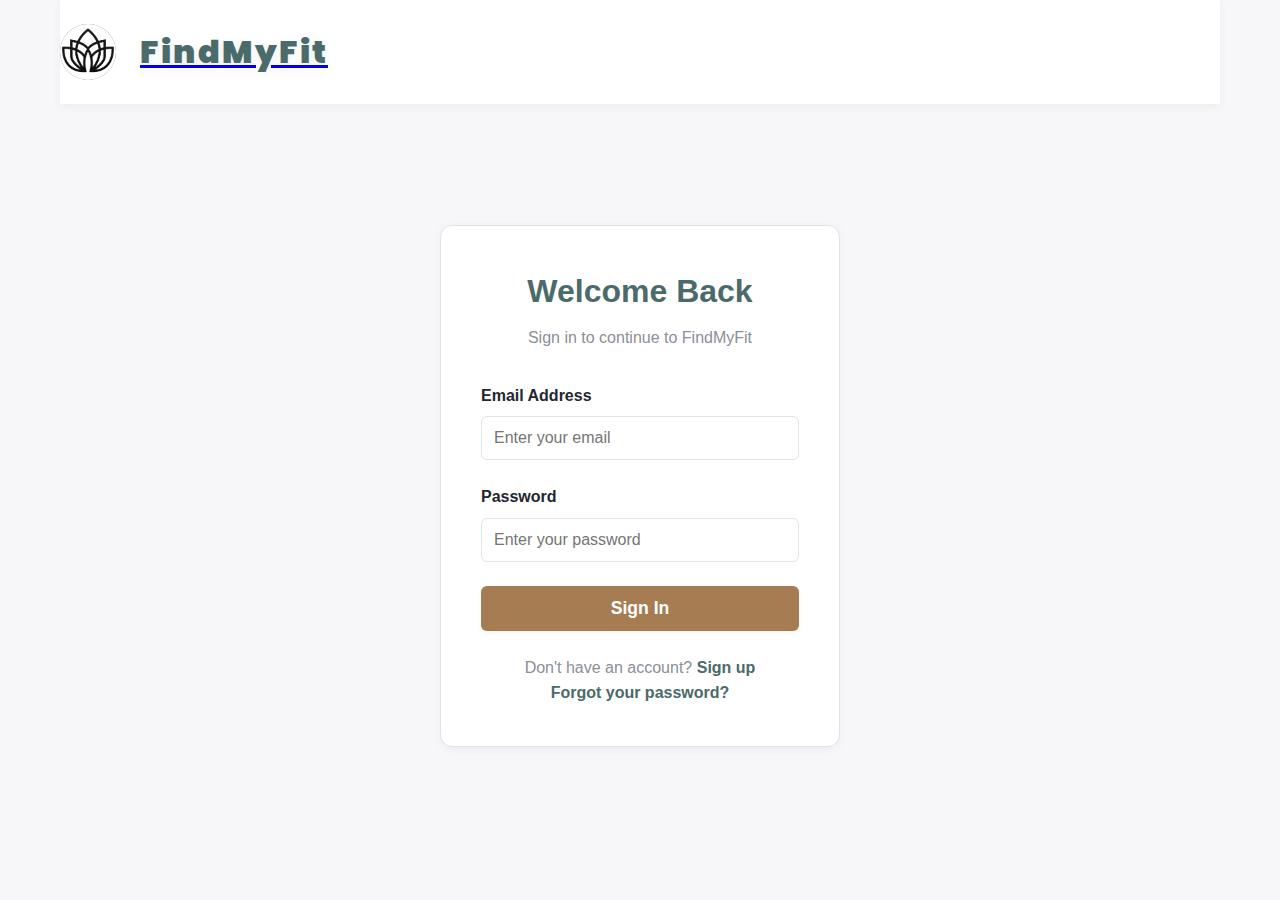
<file: index.html>
<!DOCTYPE html>
<html lang="en">
<head>
    <meta charset="UTF-8">
    <meta name="viewport" content="width=device-width, initial-scale=1.0">
    <title>Designer Matching App</title>
    <link rel="stylesheet" href="css/style.css">
</head>
<body>
    <script>
        window.location.href = 'login.html';
    </script>
</body>
</html>
</file>
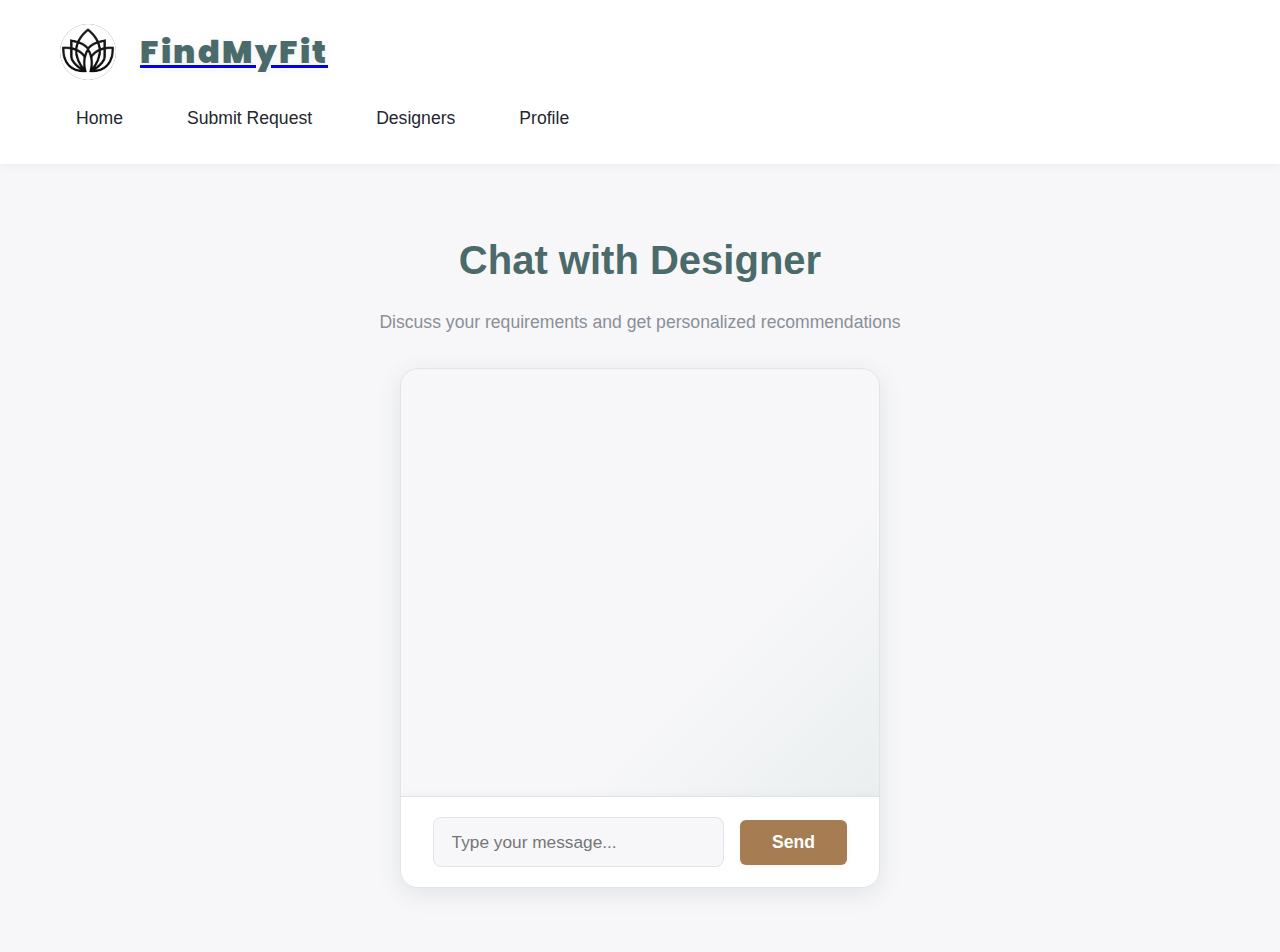
<file: chat.html>
<!DOCTYPE html>
<html lang="en">
<head>
    <meta charset="UTF-8">
    <meta name="viewport" content="width=device-width, initial-scale=1.0">
    <title>Chat - FindMyFit</title>
    <link rel="stylesheet" href="css/style.css">
</head>
<body>
    <header>
        <div class="container">
            <a href="home.html" class="brand">
                <div class="brand-logo">
                    <img src="Pics/Screenshot 2025-05-05 232603.png" alt="FindMyFit Logo">
                </div>
                <span class="brand-name">FindMyFit</span>
            </a>
            <nav>
                <a href="home.html">Home</a>
                <a href="submit-request.html">Submit Request</a>
                <a href="designers.html">Designers</a>
                <a href="profile.html">Profile</a>
            </nav>
        </div>
    </header>

    <div class="container">
        <main>
            <div class="page-header">
                <h1>Chat with Designer</h1>
                <p>Discuss your requirements and get personalized recommendations</p>
            </div>
            
            <div class="chat-window">
                <div class="chat-messages" id="chat-messages">
                    <!-- Messages will be populated by JavaScript -->
                </div>
                <div class="chat-input">
                    <input type="text" id="message-input" placeholder="Type your message...">
                    <button class="btn" onclick="sendMessage()">Send</button>
                </div>
            </div>
        </main>
    </div>
    <script src="js/app.js"></script>
    <script>
        document.addEventListener('DOMContentLoaded', () => {
            const urlParams = new URLSearchParams(window.location.search);
            const designerId = urlParams.get('designerId');
            const designer = getDesignerById(designerId);
            
            if (designer) {
                document.querySelector('.page-header h1').textContent = `Chat with ${designer.name}`;
                loadChatHistory(designerId);
            }
        });

        function loadChatHistory(designerId) {
            const messages = getChatHistory(designerId);
            const chatMessages = document.getElementById('chat-messages');
            
            messages.forEach(message => {
                const messageDiv = document.createElement('div');
                messageDiv.className = `message ${message.sender === 'user' ? 'user' : 'designer'}`;
                messageDiv.textContent = message.text;
                chatMessages.appendChild(messageDiv);
            });
            
            chatMessages.scrollTop = chatMessages.scrollHeight;
        }

        function sendMessage() {
            const input = document.getElementById('message-input');
            const text = input.value.trim();
            
            if (text) {
                const urlParams = new URLSearchParams(window.location.search);
                const designerId = urlParams.get('designerId');
                
                sendChatMessage(designerId, text);
                input.value = '';
                loadChatHistory(designerId);
            }
        }
    </script>
</body>
</html>
</file>
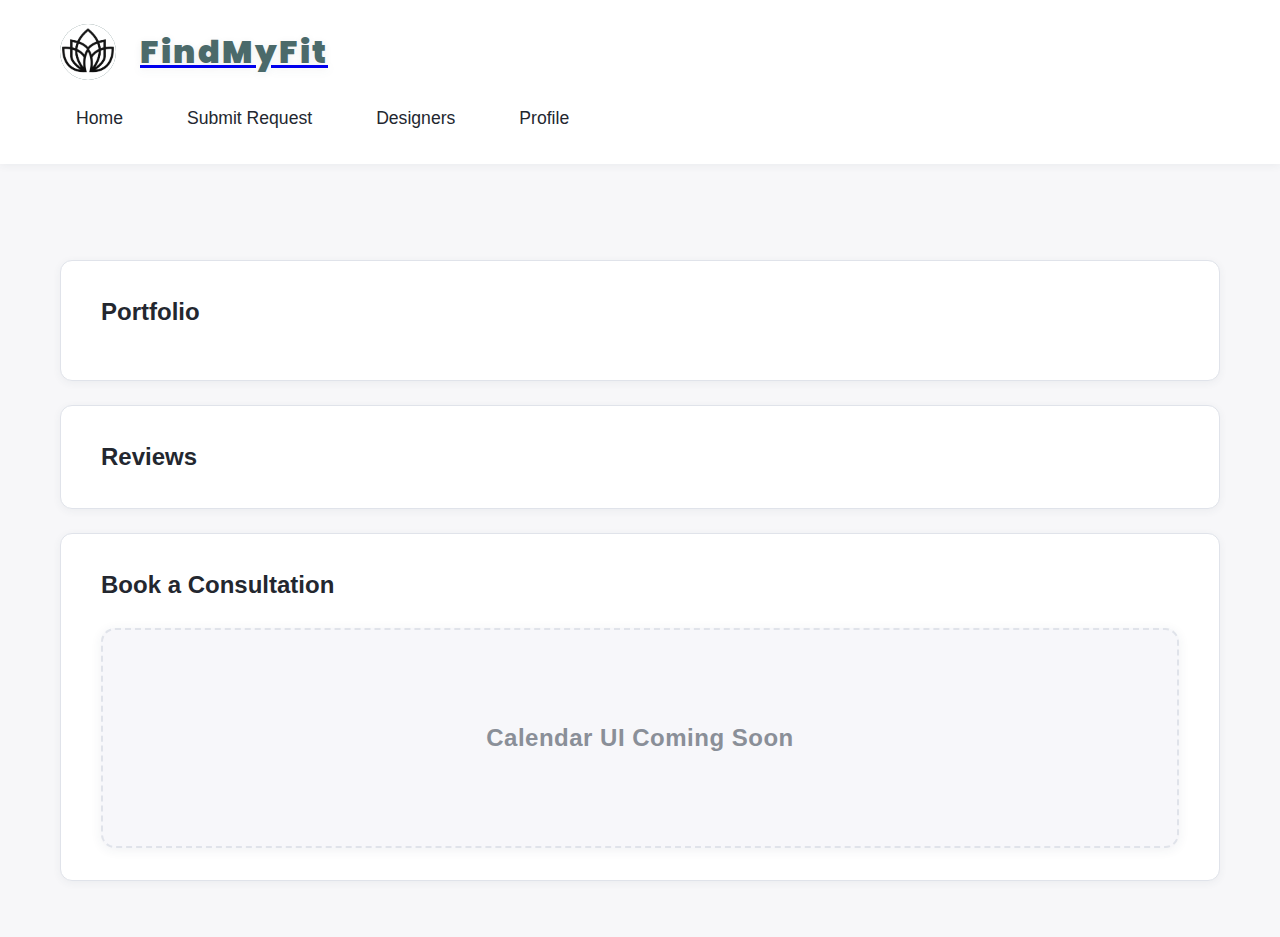
<file: designer-profile.html>
<!DOCTYPE html>
<html lang="en">
<head>
    <meta charset="UTF-8">
    <meta name="viewport" content="width=device-width, initial-scale=1.0">
    <title>Designer Profile - FindMyFit</title>
    <link rel="stylesheet" href="css/style.css">
    <style>
        .portfolio-gallery {
            display: flex;
            gap: 1.5rem;
            flex-wrap: wrap;
            margin-top: 1rem;
        }
        .portfolio-image {
            width: 180px;
            height: 180px;
            object-fit: cover;
            border-radius: 14px;
            box-shadow: 0 4px 16px rgba(44,62,80,0.10);
            transition: transform 0.2s, box-shadow 0.2s;
            background: #f7f7fa;
        }
        .portfolio-image:hover {
            transform: scale(1.04) translateY(-4px);
            box-shadow: 0 8px 32px rgba(44,62,80,0.16);
        }
        .calendar-placeholder {
            height: 220px;
            background: #f7f7fa;
            border-radius: 14px;
            display: flex;
            align-items: center;
            justify-content: center;
            color: #8A8F98;
            font-size: 1.5rem;
            font-weight: 600;
            margin: 1.5rem 0 0 0;
            border: 2px dashed #E0E3EA;
            box-shadow: 0 2px 12px rgba(44,62,80,0.07);
            letter-spacing: 0.5px;
        }
    </style>
</head>
<body>
    <header>
        <div class="container">
            <a href="home.html" class="brand">
                <div class="brand-logo">
                    <img src="Pics/Screenshot 2025-05-05 232603.png" alt="FindMyFit Logo">
                </div>
                <span class="brand-name">FindMyFit</span>
            </a>
            <nav>
                <a href="home.html">Home</a>
                <a href="submit-request.html">Submit Request</a>
                <a href="designers.html">Designers</a>
                <a href="profile.html">Profile</a>
            </nav>
        </div>
    </header>
    <div class="container">
        <main>
            <div class="page-header" id="designer-header">
                <!-- Designer info will be loaded here -->
            </div>
            <section class="card" id="portfolio-section">
                <h2>Portfolio</h2>
                <div id="portfolio-gallery" class="portfolio-gallery"></div>
            </section>
            <section class="card" id="reviews-section">
                <h2>Reviews</h2>
                <div id="reviews-list"></div>
            </section>
            <section class="card" id="booking-section">
                <h2>Book a Consultation</h2>
                <div id="calendar-placeholder" class="calendar-placeholder">Calendar UI Coming Soon</div>
            </section>
        </main>
    </div>
    <script src="js/app.js"></script>
    <script>
        // Sample static reviews
        const sampleReviews = [
            { user: "Emily R.", rating: 5, text: "Sarah was amazing! She designed the perfect wedding dress for me." },
            { user: "Jessica T.", rating: 4, text: "Great experience, very professional and creative." },
            { user: "Anna K.", rating: 5, text: "Loved the attention to detail and communication." }
        ];

        function getDesignerById(id) {
            return designers.find(d => d.id === parseInt(id));
        }

        document.addEventListener('DOMContentLoaded', () => {
            const urlParams = new URLSearchParams(window.location.search);
            const designerId = urlParams.get('id');
            const designer = getDesignerById(designerId);
            if (!designer) return;

            // Header
            document.getElementById('designer-header').innerHTML = `
                <img src="${designer.thumbnail}" alt="${designer.name}" style="width: 80px; height: 80px; border-radius: 50%; object-fit: cover; margin-bottom: 1rem;">
                <h1>${designer.name}</h1>
                <p>${designer.specialty}</p>
                <div style="font-size: 1.2rem; color: #A67C52; margin-bottom: 0.5rem;">
                    <span style="font-weight: bold; font-size: 1.3rem;">${designer.rating} ★</span> (${designer.reviews} reviews)
                </div>
            `;

            // Portfolio
            const gallery = document.getElementById('portfolio-gallery');
            designer.portfolio.forEach(img => {
                const imgEl = document.createElement('img');
                imgEl.src = img;
                imgEl.alt = 'Portfolio image';
                imgEl.className = 'portfolio-image';
                gallery.appendChild(imgEl);
            });

            // Reviews
            const reviewsList = document.getElementById('reviews-list');
            sampleReviews.forEach(r => {
                const review = document.createElement('div');
                review.style.marginBottom = '1.2rem';
                review.innerHTML = `
                    <div style="font-weight: bold; color: var(--primary);">${r.user} <span style="color: #A67C52;">${'★'.repeat(r.rating)}</span></div>
                    <div style="color: var(--text); margin-top: 0.2rem;">${r.text}</div>
                `;
                reviewsList.appendChild(review);
            });
        });
    </script>
</body>
</html>
</file>
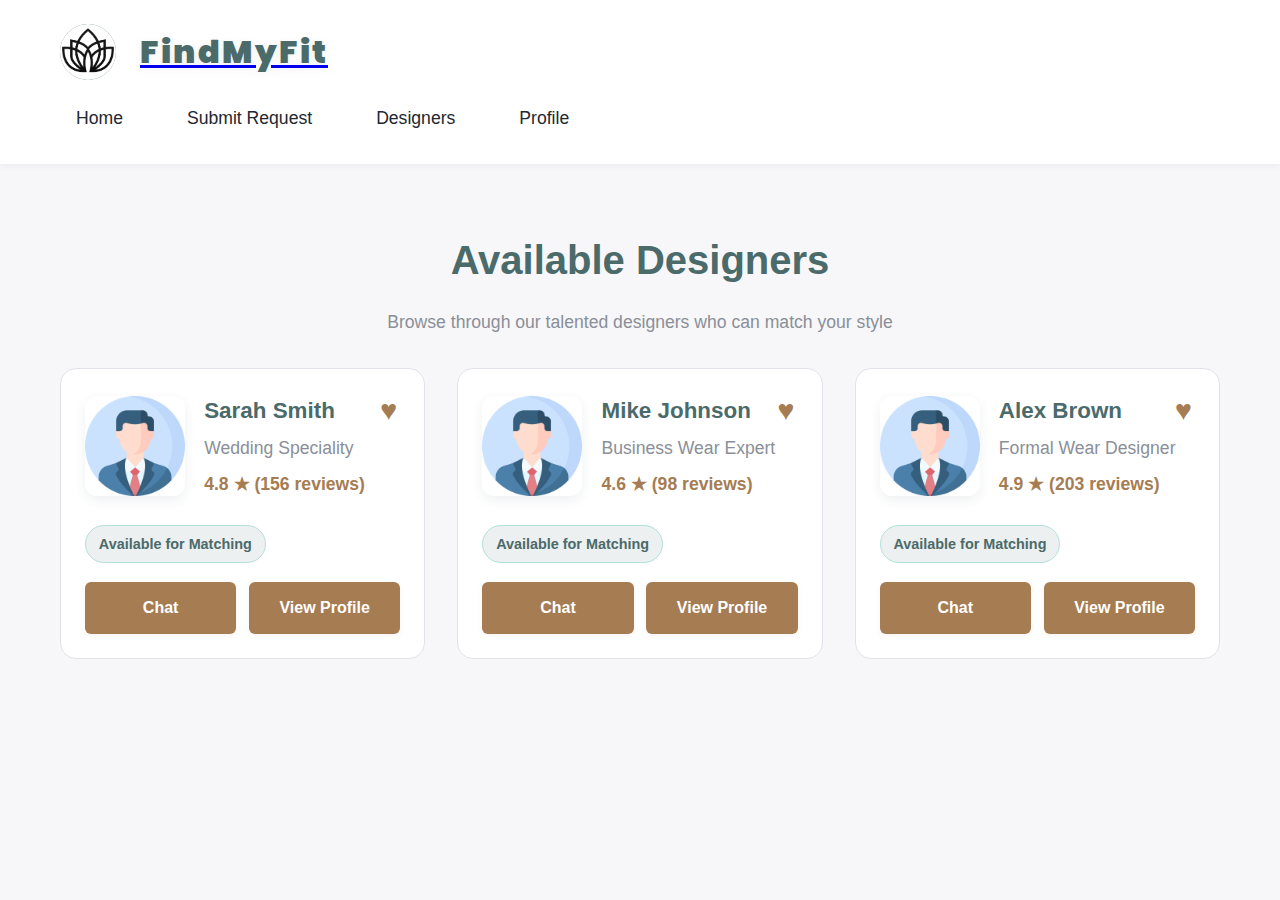
<file: designers.html>
<!DOCTYPE html>
<html lang="en">
<head>
    <meta charset="UTF-8">
    <meta name="viewport" content="width=device-width, initial-scale=1.0">
    <title>Designers - FindMyFit</title>
    <link rel="stylesheet" href="css/style.css">
    <style>
        .designer-card {
            background: var(--surface);
            border-radius: 16px;
            padding: 1.5rem;
            transition: transform 0.3s, box-shadow 0.3s;
            border: 1px solid var(--border);
            position: relative;
            overflow: hidden;
        }

        .designer-card:hover {
            transform: translateY(-5px);
            box-shadow: 0 8px 24px rgba(44, 62, 80, 0.12);
            border-color: var(--primary);
        }

        .designer-header {
            display: flex;
            align-items: center;
            gap: 1.2rem;
            margin-bottom: 1.2rem;
        }

        .designer-image {
            width: 100px;
            height: 100px;
            border-radius: 12px;
            object-fit: cover;
            box-shadow: 0 4px 12px rgba(44, 62, 80, 0.08);
        }

        .designer-info {
            flex: 1;
        }

        .designer-name {
            font-size: 1.4rem;
            font-weight: 700;
            color: var(--primary);
            margin-bottom: 0.3rem;
        }

        .designer-specialty {
            color: var(--muted);
            font-size: 1.1rem;
            margin-bottom: 0.5rem;
        }

        .designer-rating {
            color: var(--accent);
            font-weight: 600;
            font-size: 1.1rem;
        }

        .designer-actions {
            display: flex;
            gap: 0.8rem;
            margin-top: 1.2rem;
        }

        .designer-actions .btn {
            flex: 1;
            padding: 0.8rem 1.2rem;
            font-size: 1rem;
            text-align: center;
            min-width: 120px;
        }

        .favorite-btn {
            position: absolute;
            top: 1.2rem;
            right: 1.2rem;
            background: none;
            border: none;
            cursor: pointer;
            font-size: 1.8rem;
            color: var(--accent);
            transition: transform 0.2s, color 0.2s;
            padding: 0.5rem;
            line-height: 1;
        }

        .favorite-btn:hover {
            transform: scale(1.1);
        }

        .favorite-btn.favorited {
            color: #E74C3C;
            animation: heartBeat 0.3s ease-in-out;
        }

        @keyframes heartBeat {
            0% { transform: scale(1); }
            50% { transform: scale(1.3); }
            100% { transform: scale(1); }
        }

        .badge {
            display: inline-block;
            padding: 0.4rem 0.8rem;
            border-radius: 20px;
            font-size: 0.9rem;
            font-weight: 600;
            margin-top: 0.5rem;
        }

        .badge-success {
            background: rgba(75, 106, 106, 0.1);
            color: var(--primary);
        }
    </style>
</head>
<body>
    <header>
        <div class="container">
            <a href="home.html" class="brand">
                <div class="brand-logo">
                    <img src="Pics/Screenshot 2025-05-05 232603.png" alt="FindMyFit Logo">
                </div>
                <span class="brand-name">FindMyFit</span>
            </a>
            <nav>
                <a href="home.html">Home</a>
                <a href="submit-request.html">Submit Request</a>
                <a href="designers.html">Designers</a>
                <a href="profile.html">Profile</a>
            </nav>
        </div>
    </header>

    <div class="container">
        <main>
            <div class="page-header">
                <h1>Available Designers</h1>
                <p>Browse through our talented designers who can match your style</p>
            </div>
            
            <div class="card-grid" id="designers-grid">
                <!-- Designer cards will be populated by JavaScript -->
            </div>
        </main>
    </div>
    <script src="js/app.js"></script>
    <script>
        document.addEventListener('DOMContentLoaded', () => {
            const matchingDesigners = getMatchingDesigners();
            const grid = document.getElementById('designers-grid');
            
            matchingDesigners.forEach(designer => {
                const card = document.createElement('div');
                card.className = 'designer-card';
                card.innerHTML = `
                    <div class="designer-header">
                        <img src="${designer.thumbnail}" alt="${designer.name}" class="designer-image">
                        <div class="designer-info">
                            <h3 class="designer-name">${designer.name}</h3>
                            <p class="designer-specialty">${designer.specialty === 'Wedding Attire Specialist' ? 'Wedding Speciality' : designer.specialty}</p>
                            <div class="designer-rating">${designer.rating} ★ (${designer.reviews} reviews)</div>
                        </div>
                    </div>
                    <span class="badge badge-success">Available for Matching</span>
                    <div class="designer-actions">
                        <a href="chat.html?designerId=${designer.id}" class="btn">Chat</a>
                        <a href="designer-profile.html?id=${designer.id}" class="btn">View Profile</a>
                    </div>
                    <button class="favorite-btn" title="Add to favorites">&#9829;</button>
                `;
                grid.appendChild(card);
                
                // Add favorite toggle logic
                setTimeout(() => {
                    const favBtn = card.querySelector('.favorite-btn');
                    favBtn.addEventListener('click', function() {
                        favBtn.classList.toggle('favorited');
                    });
                }, 0);
            });
        });
    </script>
</body>
</html>
</file>
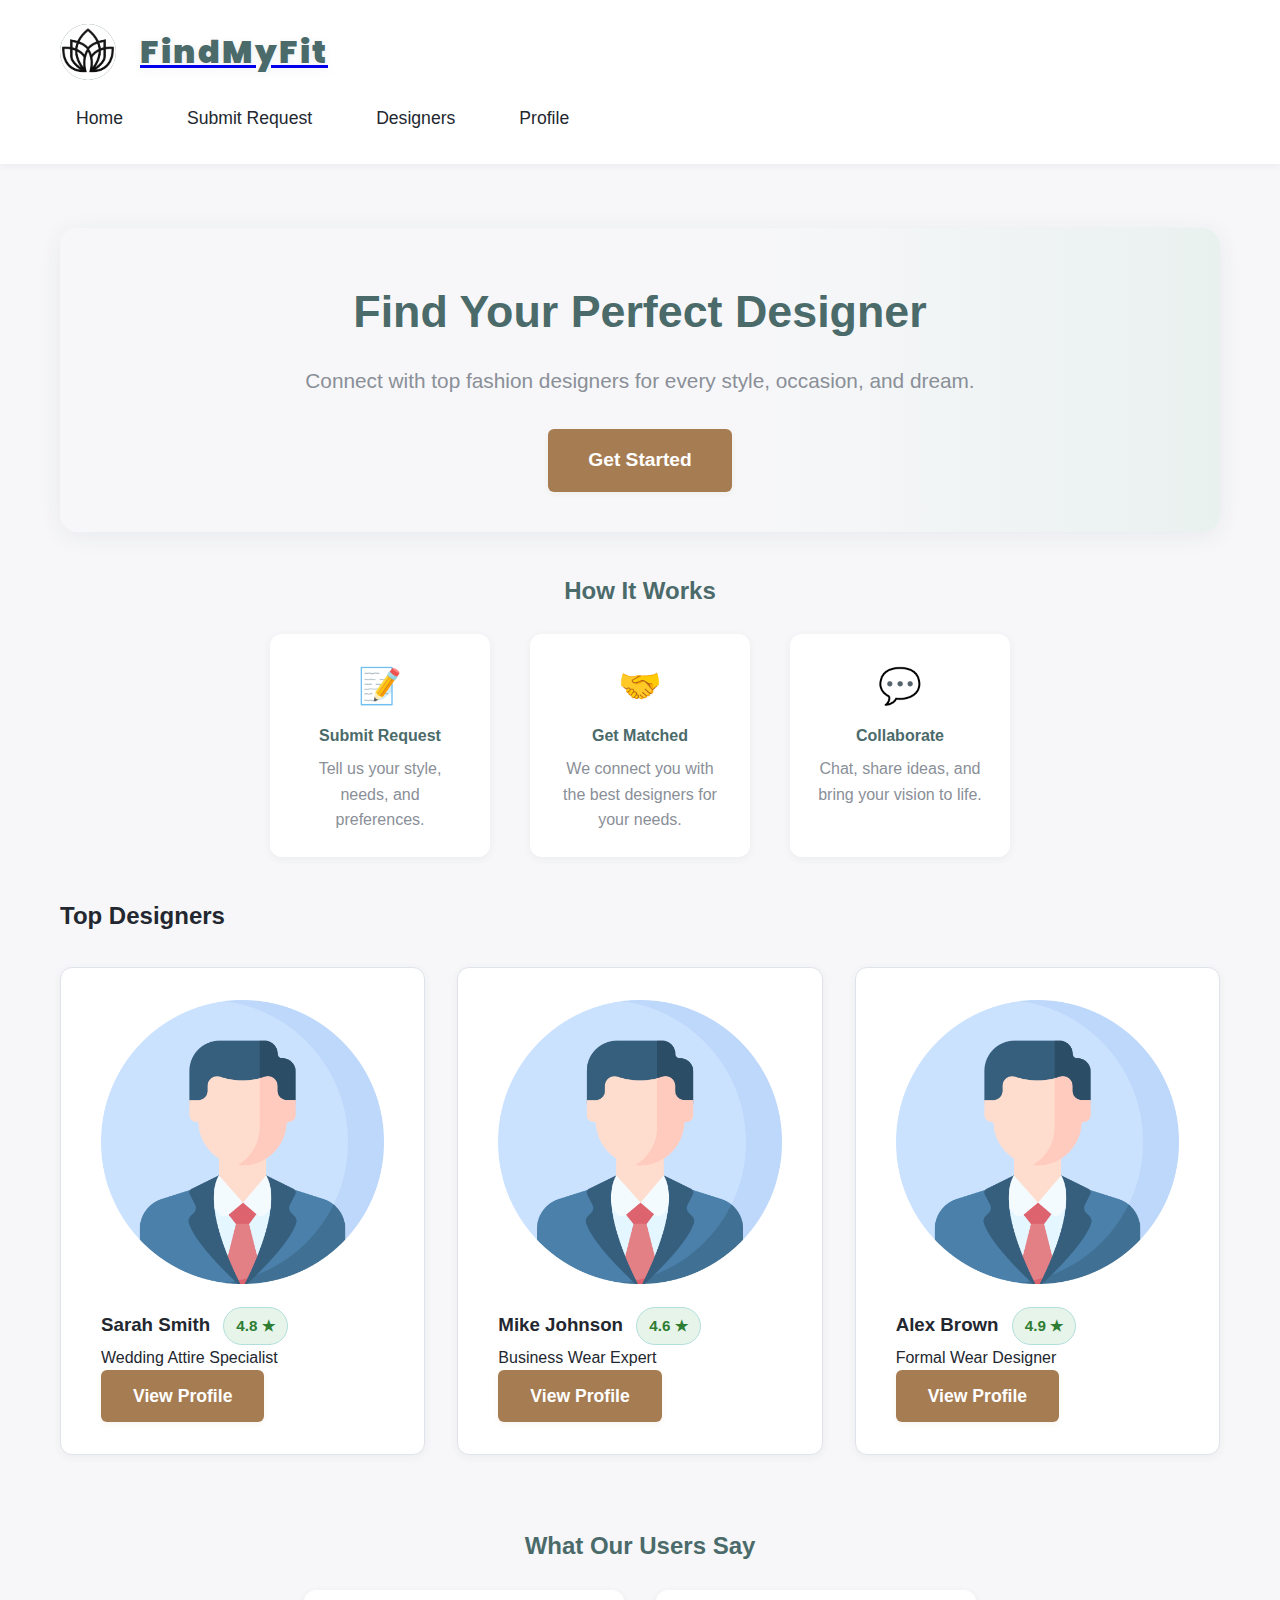
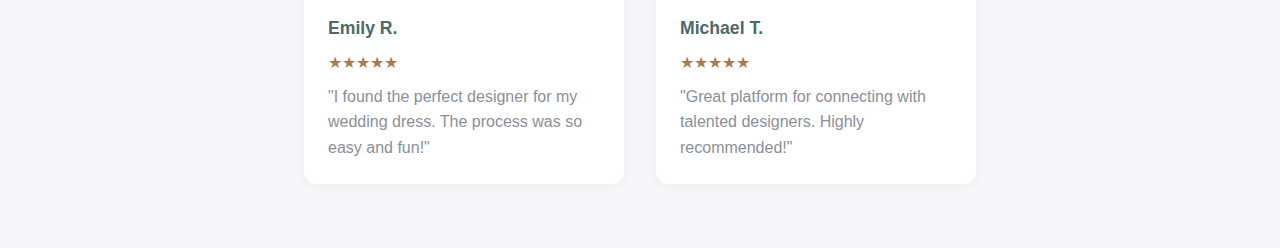
<file: home.html>
<!DOCTYPE html>
<html lang="en">
<head>
    <meta charset="UTF-8">
    <meta name="viewport" content="width=device-width, initial-scale=1.0">
    <title>Home - FindMyFit</title>
    <link rel="stylesheet" href="css/style.css">
</head>
<body>
    <header>
        <div class="container">
            <a href="home.html" class="brand">
                <div class="brand-logo">
                    <img src="Pics/Screenshot 2025-05-05 232603.png" alt="FindMyFit Logo">
                </div>
                <span class="brand-name">FindMyFit</span>
            </a>
            <nav>
                <a href="home.html">Home</a>
                <a href="submit-request.html">Submit Request</a>
                <a href="designers.html">Designers</a>
                <a href="profile.html">Profile</a>
            </nav>
        </div>
    </header>

    <div class="container">
        <main>
            <!-- Hero Section -->
            <section class="hero-section" style="background: linear-gradient(90deg, #f7f7f9 60%, #e9f1ef 100%); border-radius: 18px; box-shadow: 0 4px 24px rgba(44,62,80,0.07); padding: 3rem 2rem 2.5rem 2rem; margin-bottom: 2.5rem; text-align: center;">
                <h1 style="font-size: 2.8rem; font-weight: 900; color: var(--primary); margin-bottom: 1rem;">Find Your Perfect Designer</h1>
                <p style="font-size: 1.3rem; color: var(--muted); margin-bottom: 2rem;">Connect with top fashion designers for every style, occasion, and dream.</p>
                <a href="submit-request.html" class="btn" style="font-size: 1.2rem; padding: 1rem 2.5rem;">Get Started</a>
            </section>

            <!-- How it Works Section -->
            <section class="how-it-works" style="margin-bottom: 2.5rem;">
                <h2 style="text-align: center; color: var(--primary); margin-bottom: 1.5rem;">How It Works</h2>
                <div style="display: flex; justify-content: center; gap: 2.5rem; flex-wrap: wrap;">
                    <div style="flex: 1 1 200px; min-width: 180px; max-width: 220px; background: #fff; border-radius: 12px; box-shadow: 0 2px 8px rgba(44,62,80,0.06); padding: 1.5rem; text-align: center;">
                        <div style="font-size: 2.2rem; margin-bottom: 0.5rem;">📝</div>
                        <h4 style="margin-bottom: 0.5rem; color: var(--primary);">Submit Request</h4>
                        <p style="color: var(--muted); font-size: 1rem;">Tell us your style, needs, and preferences.</p>
                    </div>
                    <div style="flex: 1 1 200px; min-width: 180px; max-width: 220px; background: #fff; border-radius: 12px; box-shadow: 0 2px 8px rgba(44,62,80,0.06); padding: 1.5rem; text-align: center;">
                        <div style="font-size: 2.2rem; margin-bottom: 0.5rem;">🤝</div>
                        <h4 style="margin-bottom: 0.5rem; color: var(--primary);">Get Matched</h4>
                        <p style="color: var(--muted); font-size: 1rem;">We connect you with the best designers for your needs.</p>
                    </div>
                    <div style="flex: 1 1 200px; min-width: 180px; max-width: 220px; background: #fff; border-radius: 12px; box-shadow: 0 2px 8px rgba(44,62,80,0.06); padding: 1.5rem; text-align: center;">
                        <div style="font-size: 2.2rem; margin-bottom: 0.5rem;">💬</div>
                        <h4 style="margin-bottom: 0.5rem; color: var(--primary);">Collaborate</h4>
                        <p style="color: var(--muted); font-size: 1rem;">Chat, share ideas, and bring your vision to life.</p>
                    </div>
                </div>
            </section>

            <!-- Top Designers Section -->
            <section class="recent-designers">
                <h2>Top Designers</h2>
                <div class="card-grid">
                    <div class="card" style="transition: box-shadow 0.2s;">
                        <img src="Pics/3135715.png" alt="Sarah Smith" style="width: 100%; border-radius: 8px; margin-bottom: 1rem;">
                        <h3>Sarah Smith <span class="badge badge-success" style="margin-left: 0.5rem;">4.8 ★</span></h3>
                        <p>Wedding Attire Specialist</p>
                        <a href="designers.html" class="btn">View Profile</a>
                    </div>
                    <div class="card" style="transition: box-shadow 0.2s;">
                        <img src="Pics/3135715.png" alt="Mike Johnson" style="width: 100%; border-radius: 8px; margin-bottom: 1rem;">
                        <h3>Mike Johnson <span class="badge badge-success" style="margin-left: 0.5rem;">4.6 ★</span></h3>
                        <p>Business Wear Expert</p>
                        <a href="designers.html" class="btn">View Profile</a>
                    </div>
                    <div class="card" style="transition: box-shadow 0.2s;">
                        <img src="Pics/3135715.png" alt="Alex Brown" style="width: 100%; border-radius: 8px; margin-bottom: 1rem;">
                        <h3>Alex Brown <span class="badge badge-success" style="margin-left: 0.5rem;">4.9 ★</span></h3>
                        <p>Formal Wear Designer</p>
                        <a href="designers.html" class="btn">View Profile</a>
                    </div>
                </div>
            </section>

            <!-- Testimonials Section -->
            <section class="testimonials" style="margin: 3rem 0 2rem 0;">
                <h2 style="text-align: center; color: var(--primary); margin-bottom: 1.5rem;">What Our Users Say</h2>
                <div style="display: flex; justify-content: center; gap: 2rem; flex-wrap: wrap;">
                    <div style="flex: 1 1 250px; min-width: 220px; max-width: 320px; background: #fff; border-radius: 12px; box-shadow: 0 2px 8px rgba(44,62,80,0.06); padding: 1.5rem;">
                        <div style="font-size: 1.1rem; color: var(--primary); font-weight: 600; margin-bottom: 0.5rem;">Emily R.</div>
                        <div style="color: #A67C52; margin-bottom: 0.5rem;">★★★★★</div>
                        <div style="color: var(--muted); font-size: 1rem;">"I found the perfect designer for my wedding dress. The process was so easy and fun!"</div>
                    </div>
                    <div style="flex: 1 1 250px; min-width: 220px; max-width: 320px; background: #fff; border-radius: 12px; box-shadow: 0 2px 8px rgba(44,62,80,0.06); padding: 1.5rem;">
                        <div style="font-size: 1.1rem; color: var(--primary); font-weight: 600; margin-bottom: 0.5rem;">Michael T.</div>
                        <div style="color: #A67C52; margin-bottom: 0.5rem;">★★★★★</div>
                        <div style="color: var(--muted); font-size: 1rem;">"Great platform for connecting with talented designers. Highly recommended!"</div>
                    </div>
                </div>
            </section>
        </main>
    </div>
    <script src="js/app.js"></script>
    <script>
        document.getElementById('user-name').textContent = currentUser.name;
    </script>
</body>
</html>
</file>
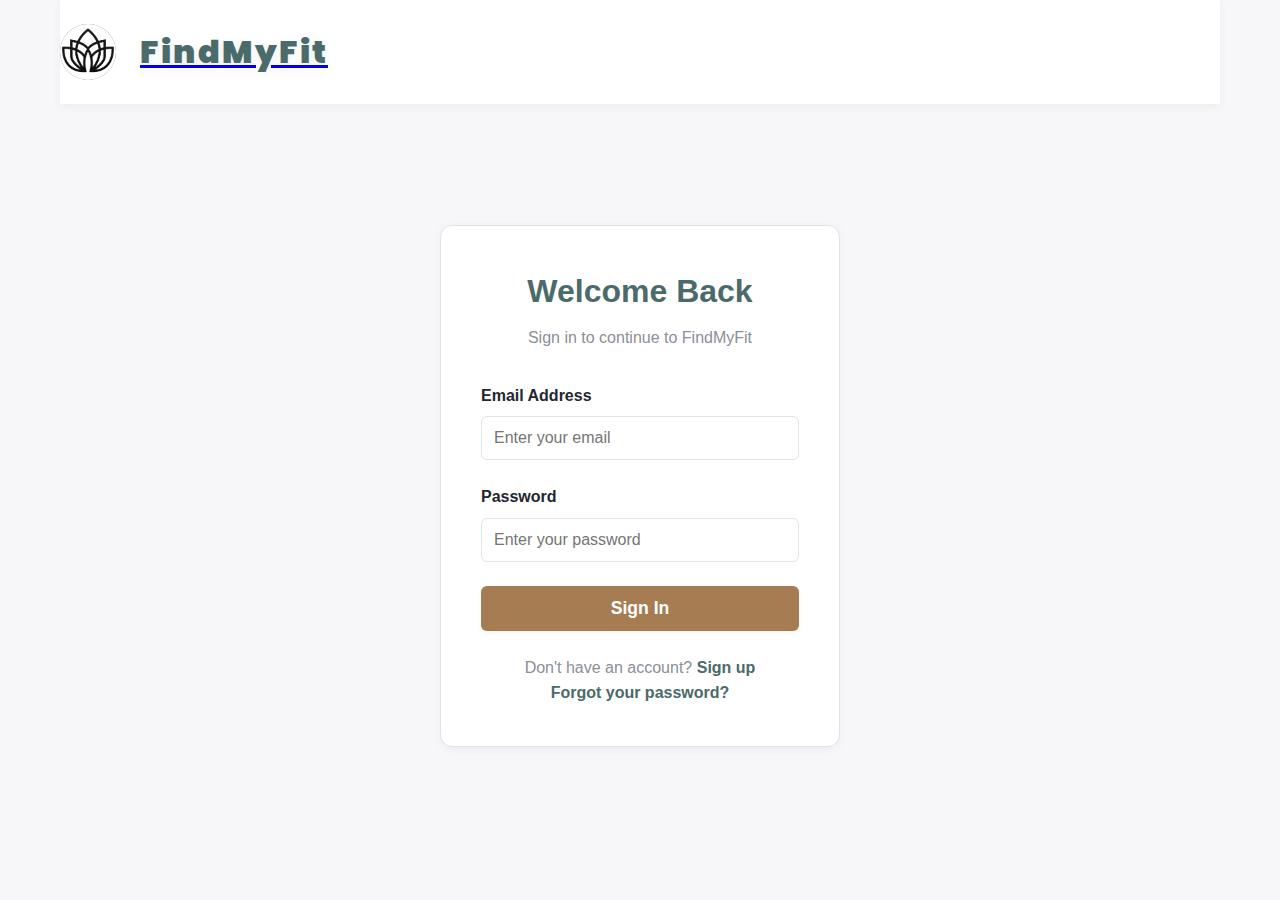
<file: login.html>
<!DOCTYPE html>
<html lang="en">
<head>
    <meta charset="UTF-8">
    <meta name="viewport" content="width=device-width, initial-scale=1.0">
    <title>Login - FindMyFit</title>
    <link rel="stylesheet" href="css/style.css">
</head>
<body>
    <div class="container">
        <header>
            <a href="index.html" class="brand">
                <div class="brand-logo">
                    <img src="Pics/Screenshot 2025-05-05 232603.png" alt="FindMyFit Logo">
                </div>
                <span class="brand-name">FindMyFit</span>
            </a>
        </header>
        
        <div class="login-container">
            <div class="login-card">
                <div class="login-header">
                    <h1>Welcome Back</h1>
                    <p>Sign in to continue to FindMyFit</p>
                </div>
                
                <form id="login-form">
                    <div class="form-group">
                        <label for="email">Email Address</label>
                        <input type="email" id="email" placeholder="Enter your email" required>
                    </div>
                    
                    <div class="form-group">
                        <label for="password">Password</label>
                        <input type="password" id="password" placeholder="Enter your password" required>
                    </div>
                    
                    <button type="submit" class="login-btn">Sign In</button>
                </form>
                
                <div class="login-footer">
                    <p>Don't have an account? <a href="#">Sign up</a></p>
                    <p><a href="#">Forgot your password?</a></p>
                </div>
            </div>
        </div>
    </div>
    <script src="js/app.js"></script>
</body>
</html>
</file>
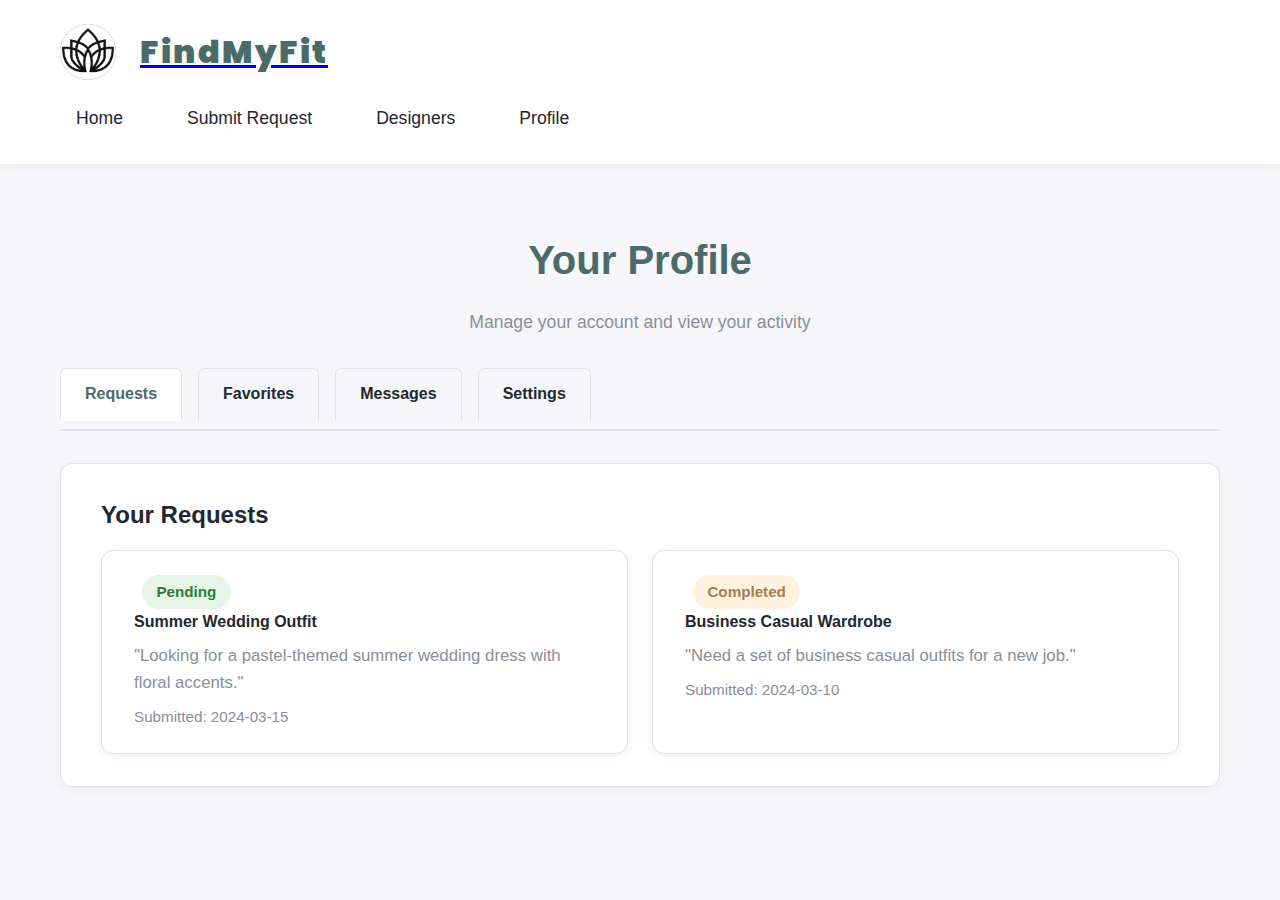
<file: profile.html>
<!DOCTYPE html>
<html lang="en">
<head>
    <meta charset="UTF-8">
    <meta name="viewport" content="width=device-width, initial-scale=1.0">
    <title>Profile - FindMyFit</title>
    <link rel="stylesheet" href="css/style.css">
    <style>
        .profile-section {
            margin-bottom: 2.5rem;
        }
        .profile-card-list {
            display: flex;
            flex-wrap: wrap;
            gap: 1.5rem;
            margin-top: 1rem;
        }
        .profile-card {
            background: var(--surface);
            border-radius: 12px;
            box-shadow: 0 2px 8px rgba(44,62,80,0.08);
            border: 1px solid var(--border);
            padding: 1.5rem 2rem;
            min-width: 260px;
            flex: 1 1 260px;
            transition: box-shadow 0.2s, border-color 0.2s;
        }
        .profile-card:hover {
            box-shadow: 0 6px 24px rgba(44,62,80,0.13);
            border-color: var(--primary);
        }
        .profile-badge {
            display: inline-block;
            background: #E6F4EA;
            color: #2E7D32;
            border-radius: 20px;
            padding: 0.3rem 0.9rem;
            font-size: 0.95rem;
            font-weight: 600;
            margin-left: 0.5rem;
        }
        .profile-message {
            color: var(--muted);
            font-size: 1.05rem;
            margin-top: 0.5rem;
        }
        .profile-avatar {
            width: 56px;
            height: 56px;
            border-radius: 50%;
            object-fit: cover;
            margin-right: 1rem;
            box-shadow: 0 2px 8px rgba(44,62,80,0.10);
        }
        .profile-flex {
            display: flex;
            align-items: center;
            gap: 1rem;
        }
    </style>
</head>
<body>
    <header>
        <div class="container">
            <a href="home.html" class="brand">
                <div class="brand-logo">
                    <img src="Pics/Screenshot 2025-05-05 232603.png" alt="FindMyFit Logo">
                </div>
                <span class="brand-name">FindMyFit</span>
            </a>
            <nav>
                <a href="home.html">Home</a>
                <a href="submit-request.html">Submit Request</a>
                <a href="designers.html">Designers</a>
                <a href="profile.html">Profile</a>
            </nav>
        </div>
    </header>

    <div class="container">
        <main>
            <div class="page-header">
                <h1>Your Profile</h1>
                <p>Manage your account and view your activity</p>
            </div>
            
            <div class="tabs">
                <div class="tab active" onclick="showTab('requests')">Requests</div>
                <div class="tab" onclick="showTab('favorites')">Favorites</div>
                <div class="tab" onclick="showTab('messages')">Messages</div>
                <div class="tab" onclick="showTab('settings')">Settings</div>
            </div>
            
            <div id="requests" class="tab-content active profile-section">
                <div class="card">
                    <h2>Your Requests</h2>
                    <div class="profile-card-list">
                        <div class="profile-card">
                            <div class="profile-flex"><span class="profile-badge">Pending</span></div>
                            <h4>Summer Wedding Outfit</h4>
                            <div class="profile-message">"Looking for a pastel-themed summer wedding dress with floral accents."</div>
                            <div style="color: #8A8F98; font-size: 0.95rem; margin-top: 0.5rem;">Submitted: 2024-03-15</div>
                        </div>
                        <div class="profile-card">
                            <div class="profile-flex"><span class="profile-badge" style="background:#FFF3E0;color:#A67C52;">Completed</span></div>
                            <h4>Business Casual Wardrobe</h4>
                            <div class="profile-message">"Need a set of business casual outfits for a new job."</div>
                            <div style="color: #8A8F98; font-size: 0.95rem; margin-top: 0.5rem;">Submitted: 2024-03-10</div>
                        </div>
                    </div>
                </div>
            </div>
            
            <div id="favorites" class="tab-content profile-section">
                <div class="card">
                    <h2>Favorite Designers</h2>
                    <div class="profile-card-list">
                        <div class="profile-card profile-flex">
                            <img src="Pics/3135715.png" alt="Sarah Smith" class="profile-avatar">
                            <div>
                                <h4 style="margin:0;">Sarah Smith <span class="profile-badge">4.8 ★</span></h4>
                                <div style="color: #8A8F98; font-size: 0.95rem;">Wedding Attire Specialist</div>
                            </div>
                        </div>
                        <div class="profile-card profile-flex">
                            <img src="Pics/3135715.png" alt="Mike Johnson" class="profile-avatar">
                            <div>
                                <h4 style="margin:0;">Mike Johnson <span class="profile-badge">4.6 ★</span></h4>
                                <div style="color: #8A8F98; font-size: 0.95rem;">Business Wear Expert</div>
                            </div>
                        </div>
                    </div>
                </div>
            </div>
            
            <div id="messages" class="tab-content profile-section">
                <div class="card">
                    <h2>Recent Messages</h2>
                    <div class="profile-card-list">
                        <div class="profile-card">
                            <div class="profile-flex">
                                <img src="Pics/3135715.png" alt="Sarah Smith" class="profile-avatar">
                                <div>
                                    <h4 style="margin:0;">Sarah Smith</h4>
                                    <div class="profile-message">Sarah: "I have a few pastel designs ready for you!"</div>
                                    <a href="chat.html?designerId=1" class="btn" style="margin-top:0.7rem;">View Chat</a>
                                </div>
                            </div>
                        </div>
                        <div class="profile-card">
                            <div class="profile-flex">
                                <img src="Pics/3135715.png" alt="Mike Johnson" class="profile-avatar">
                                <div>
                                    <h4 style="margin:0;">Mike Johnson</h4>
                                    <div class="profile-message">You: "Thank you for the wardrobe suggestions!"</div>
                                    <a href="chat.html?designerId=2" class="btn" style="margin-top:0.7rem;">View Chat</a>
                                </div>
                            </div>
                        </div>
                    </div>
                </div>
            </div>
            
            <div id="settings" class="tab-content">
                <div class="card">
                    <h2>Account Settings</h2>
                    <form id="settings-form">
                        <div class="form-group">
                            <label for="name">Name</label>
                            <input type="text" id="name" value="John Doe" required>
                        </div>
                        
                        <div class="form-group">
                            <label for="email">Email</label>
                            <input type="email" id="email" value="john@example.com" required>
                        </div>
                        
                        <div class="form-group">
                            <label for="password">New Password</label>
                            <input type="password" id="password" placeholder="Leave blank to keep current password">
                        </div>
                        
                        <button type="submit" class="btn">Save Changes</button>
                    </form>
                </div>
            </div>
        </main>
    </div>
    <script src="js/app.js"></script>
    <script>
        const sampleFavorites = [
            { name: 'Sarah Smith', specialty: 'Wedding Attire Specialist', thumbnail: 'Pics/3135715.png', rating: 4.8 },
            { name: 'Mike Johnson', specialty: 'Business Wear Expert', thumbnail: 'Pics/3135715.png', rating: 4.6 }
        ];

        function showTab(tabId) {
            // Hide all tab contents
            document.querySelectorAll('.tab-content').forEach(content => {
                content.classList.remove('active');
            });
            
            // Remove active class from all tabs
            document.querySelectorAll('.tab').forEach(tab => {
                tab.classList.remove('active');
            });
            
            // Show selected tab content
            document.getElementById(tabId).classList.add('active');
            
            // Add active class to selected tab
            event.target.classList.add('active');
        }

        document.addEventListener('DOMContentLoaded', () => {
            // Load user's requests
            const requests = getUserRequests();
            const requestsList = document.getElementById('requests-list');
            
            requests.forEach(request => {
                const requestDiv = document.createElement('div');
                requestDiv.className = 'card';
                let progress = 0;
                let statusLabel = '';
                if (request.status === 'pending') { progress = 30; statusLabel = 'Pending'; }
                else if (request.status === 'in progress') { progress = 65; statusLabel = 'In Progress'; }
                else { progress = 100; statusLabel = 'Completed'; }
                requestDiv.innerHTML = `
                    <h3>${request.title || request.description}</h3>
                    <p>${request.description}</p>
                    <div style="margin: 0.5rem 0; background: #eee; border-radius: 6px; height: 12px; width: 100%;">
                        <div style="width: ${progress}%; height: 100%; background: #4B6A6A; border-radius: 6px;"></div>
                    </div>
                    <span class="badge">${statusLabel}</span>
                `;
                requestsList.appendChild(requestDiv);
            });
            
            // Load recent messages
            const messages = getRecentMessages();
            const messagesList = document.getElementById('messages-list');
            
            messages.forEach(message => {
                const messageDiv = document.createElement('div');
                messageDiv.className = 'card';
                messageDiv.innerHTML = `
                    <h3>${message.designerName}</h3>
                    <p>${message.preview}</p>
                    <a href="chat.html?designerId=${message.designerId}" class="btn">View Chat</a>
                `;
                messagesList.appendChild(messageDiv);
            });
            
            // Load favorites
            const favoritesList = document.getElementById('favorites-list');
            sampleFavorites.forEach(fav => {
                const favDiv = document.createElement('div');
                favDiv.className = 'card';
                favDiv.innerHTML = `
                    <div style="display: flex; align-items: center; gap: 1rem;">
                        <img src="${fav.thumbnail}" alt="${fav.name}" style="width: 60px; height: 60px; border-radius: 50%; object-fit: cover;">
                        <div>
                            <h4 style="margin: 0;">${fav.name}</h4>
                            <div style="color: #8A8F98; font-size: 0.95rem;">${fav.specialty}</div>
                            <div style="color: #A67C52;">${fav.rating} ★</div>
                        </div>
                    </div>
                `;
                favoritesList.appendChild(favDiv);
            });
        });
    </script>
</body>
</html>
</file>
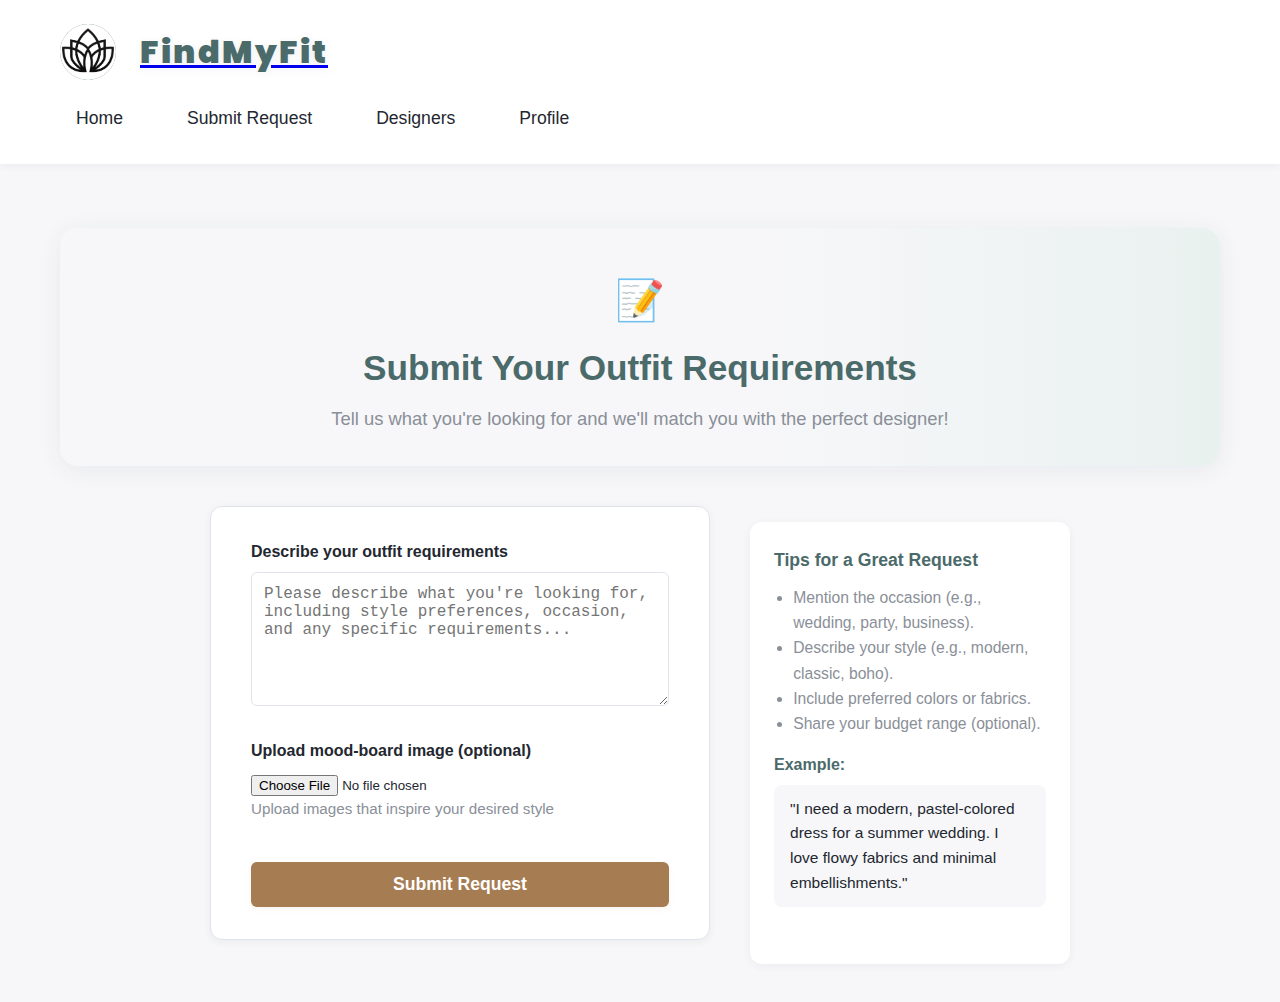
<file: submit-request.html>
<!DOCTYPE html>
<html lang="en">
<head>
    <meta charset="UTF-8">
    <meta name="viewport" content="width=device-width, initial-scale=1.0">
    <title>Submit Request - FindMyFit</title>
    <link rel="stylesheet" href="css/style.css">
</head>
<body>
    <header>
        <div class="container">
            <a href="home.html" class="brand">
                <div class="brand-logo">
                    <img src="Pics/Screenshot 2025-05-05 232603.png" alt="FindMyFit Logo">
                </div>
                <span class="brand-name">FindMyFit</span>
            </a>
            <nav>
                <a href="home.html">Home</a>
                <a href="submit-request.html">Submit Request</a>
                <a href="designers.html">Designers</a>
                <a href="profile.html">Profile</a>
            </nav>
        </div>
    </header>

    <div class="container">
        <main>
            <!-- Hero/Header Section -->
            <section class="hero-section" style="background: linear-gradient(90deg, #f7f7f9 60%, #e9f1ef 100%); border-radius: 18px; box-shadow: 0 4px 24px rgba(44,62,80,0.07); padding: 2.5rem 2rem 2rem 2rem; margin-bottom: 2.5rem; text-align: center;">
                <div style="font-size: 2.5rem; margin-bottom: 0.5rem;">📝</div>
                <h1 style="font-size: 2.2rem; font-weight: 900; color: var(--primary); margin-bottom: 0.5rem;">Submit Your Outfit Requirements</h1>
                <p style="font-size: 1.15rem; color: var(--muted);">Tell us what you're looking for and we'll match you with the perfect designer!</p>
            </section>

            <div style="display: flex; gap: 2.5rem; flex-wrap: wrap; justify-content: center;">
                <!-- Form Card -->
                <div class="card" style="flex: 1 1 350px; max-width: 500px; min-width: 320px;">
                    <form id="request-form">
                        <div class="form-group">
                            <label for="requirements">Describe your outfit requirements</label>
                            <textarea id="requirements" rows="6" required 
                                placeholder="Please describe what you're looking for, including style preferences, occasion, and any specific requirements..."></textarea>
                        </div>
                        <div class="form-group">
                            <label for="moodboard">Upload mood-board image (optional)</label>
                            <input type="file" id="moodboard" accept="image/*">
                            <p class="help-text" style="color: var(--muted); font-size: 0.95rem;">Upload images that inspire your desired style</p>
                        </div>
                        <button type="submit" class="btn" style="width: 100%; font-size: 1.1rem; margin-top: 1rem;">Submit Request</button>
                    </form>
                </div>
                <!-- Sidebar with Tips/Examples -->
                <aside style="flex: 1 1 250px; max-width: 320px; min-width: 220px; background: #fff; border-radius: 12px; box-shadow: 0 2px 8px rgba(44,62,80,0.06); padding: 1.5rem; margin-top: 1rem;">
                    <h3 style="color: var(--primary); font-size: 1.1rem; margin-bottom: 0.7rem;">Tips for a Great Request</h3>
                    <ul style="color: var(--muted); font-size: 0.98rem; margin-bottom: 1rem; padding-left: 1.2rem;">
                        <li>Mention the occasion (e.g., wedding, party, business).</li>
                        <li>Describe your style (e.g., modern, classic, boho).</li>
                        <li>Include preferred colors or fabrics.</li>
                        <li>Share your budget range (optional).</li>
                    </ul>
                    <h4 style="color: var(--primary); font-size: 1rem; margin-bottom: 0.5rem;">Example:</h4>
                    <div style="background: #f7f7fa; border-radius: 8px; padding: 0.7rem 1rem; color: var(--text); font-size: 0.97rem;">
                        "I need a modern, pastel-colored dress for a summer wedding. I love flowy fabrics and minimal embellishments."
                    </div>
                </aside>
            </div>
        </main>
    </div>
    <script src="js/app.js"></script>
</body>
</html>
</file>
<file: css/style.css>
@import url('https://fonts.googleapis.com/css2?family=Poppins:wght@700;900&display=swap');

/* Professional Color Palette */
:root {
    --background: #F7F7F9;
    --surface: #FFFFFF;
    --primary: #4B6A6A;
    --accent: #A67C52;
    --text: #23272F;
    --muted: #8A8F98;
    --border: #E0E3EA;
    --shadow: 0 2px 8px rgba(44, 62, 80, 0.06);
}

/* Reset */
* {
    margin: 0;
    padding: 0;
    box-sizing: border-box;
}

body {
    font-family: 'Inter', 'Segoe UI', Arial, sans-serif;
    line-height: 1.6;
    color: var(--text);
    background: var(--background);
}

/* Layout */
.container {
    max-width: 1200px;
    margin: 0 auto;
    padding: 0 20px;
}

header {
    background: var(--surface);
    box-shadow: var(--shadow);
    padding: 1.5rem 0 1rem 0;
    margin-bottom: 2rem;
}

.brand {
    display: flex;
    align-items: center;
    gap: 1.5rem;
    margin-bottom: 0.5rem;
}

.brand-logo {
    width: 56px;
    height: 56px;
    border-radius: 50%;
    overflow: hidden;
    background: var(--primary);
}

.brand-logo img {
    width: 100%;
    height: 100%;
    object-fit: cover;
}

.brand-name {
    font-family: 'Poppins', Arial, sans-serif;
    font-size: 2rem;
    font-weight: 900;
    color: var(--primary);
    letter-spacing: 2px;
    text-shadow: 0 2px 8px rgba(44,62,80,0.08), 0 1px 0 #fff;
    text-decoration: none;
}

nav {
    display: flex;
    gap: 2rem;
    padding: 0.5rem 0;
}

nav a {
    text-decoration: none;
    color: var(--text);
    font-weight: 500;
    font-size: 1.1rem;
    padding: 0.5rem 1rem;
    border-radius: 4px;
    transition: background 0.2s, color 0.2s;
}

nav a:hover {
    background: var(--primary);
    color: #fff;
}

/* Main Content Styles */
main {
    padding: 2rem 0;
}

.page-header {
    margin-bottom: 2rem;
    text-align: center;
}

.page-header h1 {
    color: var(--primary);
    font-size: 2.5rem;
    font-weight: 800;
    margin-bottom: 1rem;
}

.page-header p {
    color: var(--muted);
    font-size: 1.1rem;
}

/* Card Styles */
.card {
    background: var(--surface);
    border-radius: 12px;
    padding: 2rem 2.5rem;
    margin-bottom: 1.5rem;
    box-shadow: var(--shadow);
    border: 1px solid var(--border);
    transition: box-shadow 0.2s, border-color 0.2s;
}

.card:hover {
    box-shadow: 0 4px 16px rgba(44, 62, 80, 0.10);
    border-color: var(--primary);
}

.card-grid {
    display: grid;
    grid-template-columns: repeat(auto-fill, minmax(300px, 1fr));
    gap: 2rem;
    margin-top: 2rem;
}

/* Form Styles */
.form-group {
    margin-bottom: 1.5rem;
}

label {
    display: block;
    margin-bottom: 0.5rem;
    color: var(--text);
    font-weight: 600;
}

input[type="text"],
input[type="email"],
input[type="password"],
textarea {
    width: 100%;
    padding: 0.75rem;
    border: 1.5px solid var(--border);
    border-radius: 6px;
    font-size: 1rem;
    background: var(--surface);
    color: var(--text);
    transition: border-color 0.2s, box-shadow 0.2s;
}

input:focus,
textarea:focus {
    outline: none;
    border-color: var(--primary);
    box-shadow: 0 0 0 2px rgba(75, 106, 106, 0.10);
}

/* Button Styles */
.btn {
    display: inline-block;
    padding: 0.75rem 2rem;
    background: var(--accent);
    color: #fff;
    border: none;
    border-radius: 6px;
    font-size: 1.1rem;
    font-weight: 700;
    cursor: pointer;
    text-decoration: none;
    transition: background 0.2s, color 0.2s;
    box-shadow: 0 2px 6px rgba(166, 124, 82, 0.08);
}

.btn:hover {
    background: var(--primary);
    color: #fff;
}

/* Chat Styles */
.chat-window {
    background: linear-gradient(135deg, var(--background) 60%, #e6ecec 100%);
    border-radius: 18px;
    box-shadow: 0 6px 24px rgba(44, 62, 80, 0.10);
    height: 520px;
    max-width: 480px;
    width: 100%;
    margin: 2rem auto;
    display: flex;
    flex-direction: column;
    border: 1.5px solid var(--border);
    overflow: hidden;
    position: relative;
}

.chat-messages {
    flex-grow: 1;
    overflow-y: auto;
    padding: 2rem 2.5rem 1.5rem 2.5rem;
    display: flex;
    flex-direction: column;
    gap: 1.2rem;
    background: transparent;
}

.message {
    display: flex;
    align-items: flex-end;
    gap: 0.75rem;
    max-width: 75%;
    font-size: 1.05rem;
    border-radius: 18px;
    box-shadow: 0 2px 8px rgba(44, 62, 80, 0.07);
    padding: 0.85rem 1.25rem;
    transition: background 0.2s, color 0.2s;
    word-break: break-word;
}

.message.user {
    background: var(--primary);
    color: #fff;
    margin-left: auto;
    border-bottom-right-radius: 6px;
    border-top-right-radius: 18px;
    border-top-left-radius: 18px;
    border-bottom-left-radius: 18px;
}

.message.designer {
    background: #f3f6f7;
    color: var(--text);
    margin-right: auto;
    border-bottom-left-radius: 6px;
    border-top-right-radius: 18px;
    border-top-left-radius: 18px;
    border-bottom-right-radius: 18px;
}

.avatar {
    width: 36px;
    height: 36px;
    border-radius: 50%;
    object-fit: cover;
    background: var(--border);
    box-shadow: 0 1px 4px rgba(44, 62, 80, 0.08);
}

.chat-input {
    display: flex;
    align-items: center;
    gap: 1rem;
    padding: 1.25rem 2rem;
    border-top: 1.5px solid var(--border);
    background: var(--surface);
    box-shadow: 0 -2px 8px rgba(44, 62, 80, 0.03);
}

.chat-input input {
    flex-grow: 1;
    padding: 0.85rem 1.1rem;
    border-radius: 8px;
    border: 1.5px solid var(--border);
    font-size: 1.08rem;
    background: #f7f7fa;
    color: var(--text);
    transition: border-color 0.2s, box-shadow 0.2s;
}

.chat-input input:focus {
    border-color: var(--primary);
    box-shadow: 0 0 0 2px rgba(75, 106, 106, 0.10);
}

.send-btn {
    background: var(--primary);
    color: #fff;
    border: none;
    border-radius: 50%;
    width: 44px;
    height: 44px;
    display: flex;
    align-items: center;
    justify-content: center;
    font-size: 1.4rem;
    cursor: pointer;
    transition: background 0.2s;
    box-shadow: 0 2px 6px rgba(75, 106, 106, 0.10);
}

.send-btn:hover {
    background: var(--accent);
}

/* Profile Styles */
.tabs {
    display: flex;
    gap: 1rem;
    margin-bottom: 2rem;
    border-bottom: 2px solid var(--border);
    padding-bottom: 0.5rem;
}

.tab {
    padding: 0.75rem 1.5rem;
    cursor: pointer;
    border-radius: 6px 6px 0 0;
    font-weight: 600;
    background: var(--background);
    color: var(--text);
    border: 1px solid var(--border);
    border-bottom: none;
    transition: background 0.2s, color 0.2s;
}

.tab.active {
    background: var(--surface);
    color: var(--primary);
    border-bottom: 2px solid var(--surface);
}

.tab-content {
    display: none;
    animation: fadeIn 0.3s ease;
}

.tab-content.active {
    display: block;
}

@keyframes fadeIn {
    from { opacity: 0; }
    to { opacity: 1; }
}

/* Badge Styles */
.badge {
    display: inline-block;
    padding: 0.35rem 0.75rem;
    border-radius: 20px;
    font-size: 0.95rem;
    font-weight: 600;
    background: var(--background);
    color: var(--primary);
    border: 1px solid var(--primary);
}

.badge-success {
    background: #E6F4EA;
    color: #2E7D32;
    border: 1px solid #B2DFDB;
}

.badge-danger {
    background: #FDECEA;
    color: #C62828;
    border: 1px solid #FFCDD2;
}

/* Login Page Specific Styles */
.login-container {
    min-height: calc(100vh - 200px);
    display: flex;
    align-items: center;
    justify-content: center;
    padding: 2rem 0;
}

.login-card {
    background: var(--surface);
    padding: 2.5rem;
    border-radius: 12px;
    box-shadow: var(--shadow);
    width: 100%;
    max-width: 400px;
    border: 1px solid var(--border);
}

.login-header {
    text-align: center;
    margin-bottom: 2rem;
}

.login-header h1 {
    color: var(--primary);
    font-size: 2rem;
    margin-bottom: 0.5rem;
    font-weight: 800;
}

.login-header p {
    color: var(--muted);
    font-size: 1rem;
}

.login-btn {
    width: 100%;
    padding: 0.75rem;
    background: var(--accent);
    color: #fff;
    border: none;
    border-radius: 6px;
    font-size: 1.1rem;
    font-weight: 700;
    cursor: pointer;
    transition: background 0.2s, color 0.2s;
    box-shadow: 0 2px 6px rgba(166, 124, 82, 0.08);
}

.login-btn:hover {
    background: var(--primary);
    color: #fff;
}

.login-footer {
    text-align: center;
    margin-top: 1.5rem;
    color: var(--muted);
}

.login-footer a {
    color: var(--primary);
    text-decoration: none;
    font-weight: 600;
}

.login-footer a:hover {
    text-decoration: underline;
    color: var(--accent);
}
</file>
